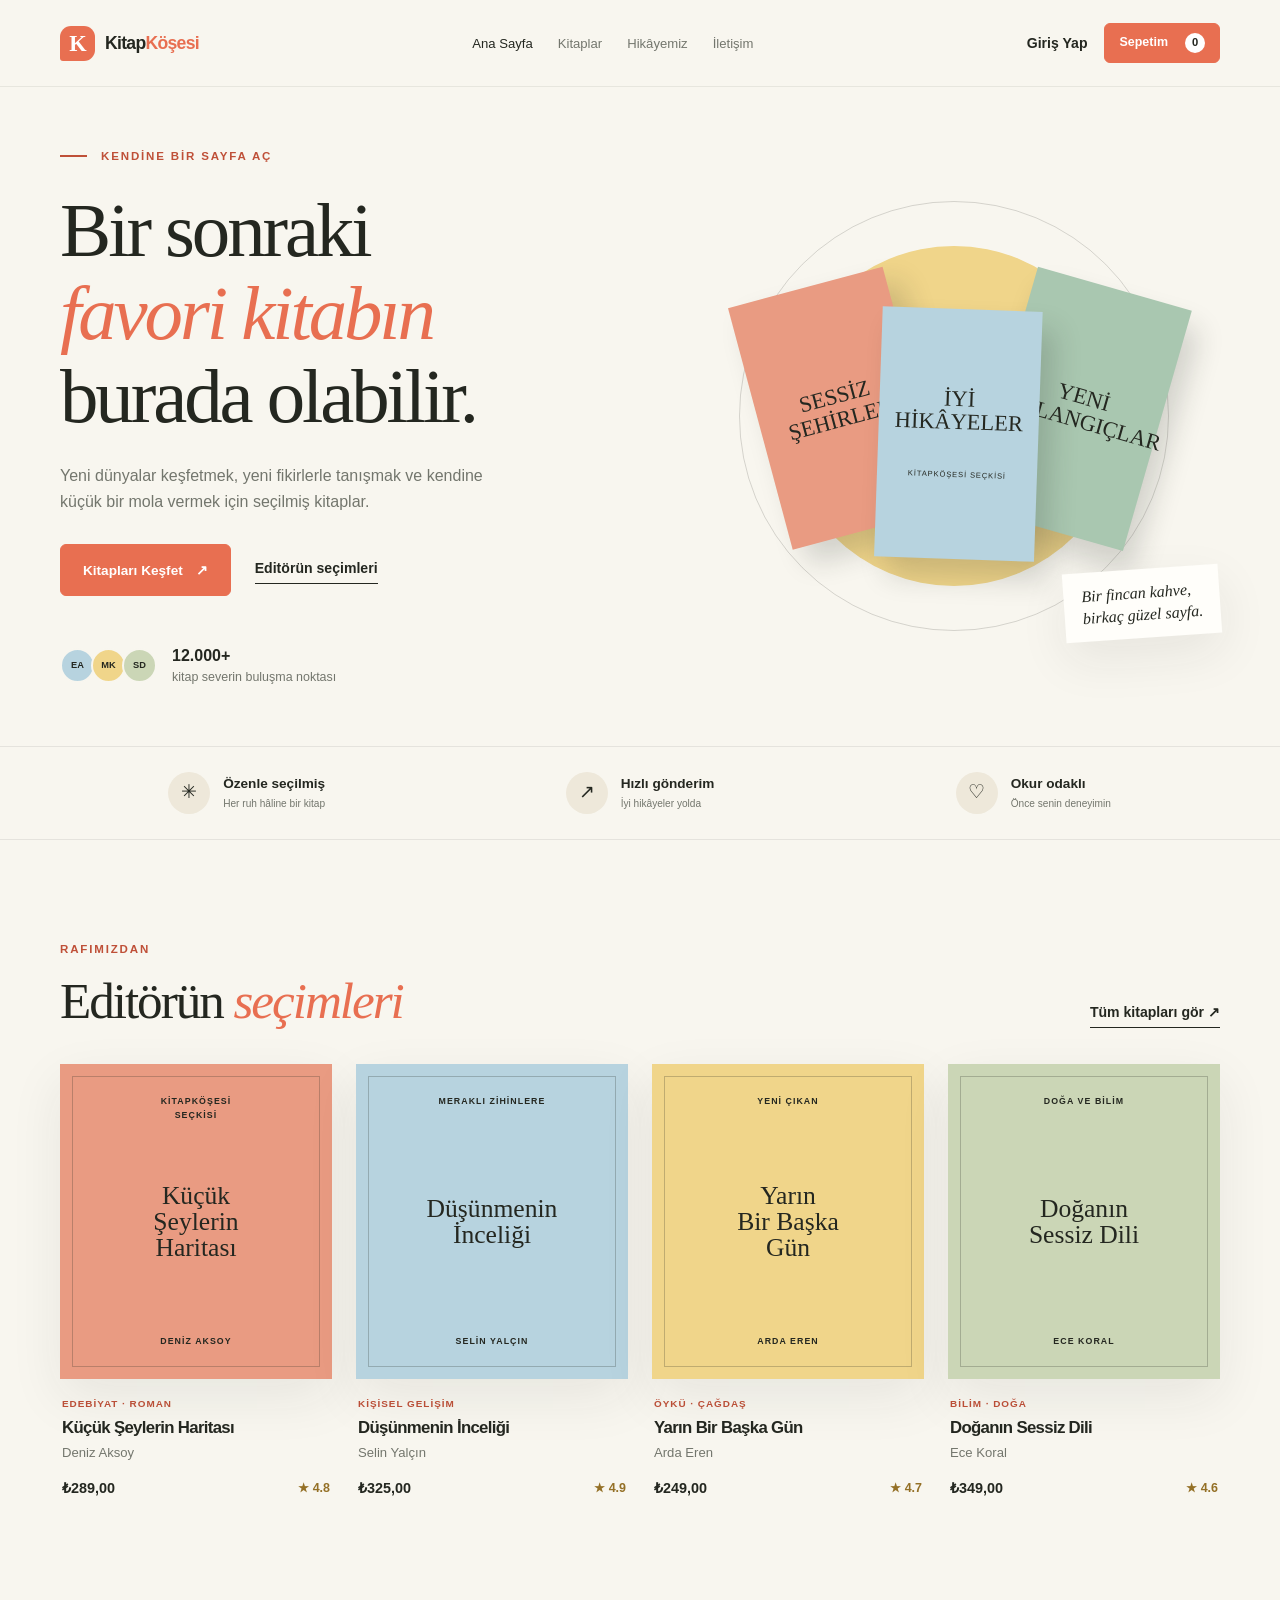
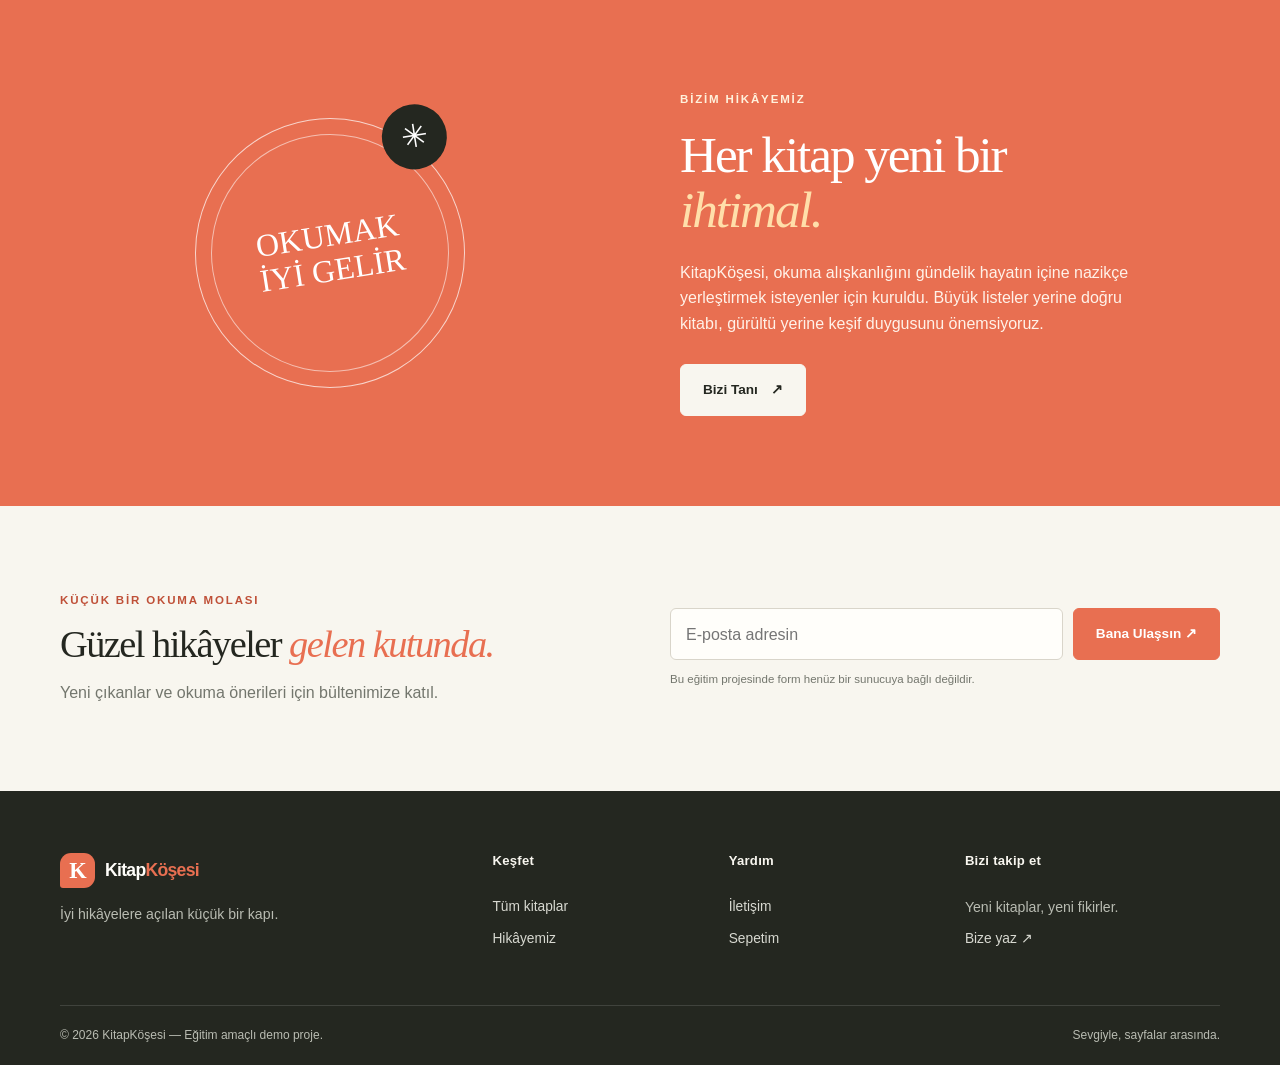
<file: index.html>
<!doctype html>
<html lang="tr">
<head>
  <meta charset="utf-8">
  <meta name="viewport" content="width=device-width, initial-scale=1">
  <meta name="description" content="KitapKöşesi'nde yeni çıkanları, editör seçimlerini ve okuma önerilerini keşfet.">
  <title>KitapKöşesi | Okumaya iyi bir yerden başla</title>
  <link rel="stylesheet" href="css/main.css">
</head>
<body>
  <a class="skip-link" href="#main-content">İçeriğe geç</a>
  <header class="site-header">
    <div class="container header-inner">
      <a class="brand" href="index.html" aria-label="KitapKöşesi ana sayfa">
        <span class="brand-mark" aria-hidden="true">K</span>
        <span>Kitap<span class="brand-accent">Köşesi</span></span>
      </a>
      <nav class="main-nav" aria-label="Ana navigasyon">
        <a class="is-current" href="index.html">Ana Sayfa</a>
        <a href="pages/catalog.html">Kitaplar</a>
        <a href="pages/about.html">Hikâyemiz</a>
        <a href="pages/contact.html">İletişim</a>
      </nav>
      <div class="header-actions">
        <a class="text-link" href="pages/login.html">Giriş Yap</a>
        <a class="button button-small" href="pages/cart.html">Sepetim <span class="cart-count">0</span></a>
      </div>
    </div>
  </header>

  <main id="main-content">
    <section class="hero">
      <div class="container hero-grid">
        <div class="hero-copy">
          <p class="eyebrow"><span class="eyebrow-line"></span> KENDİNE BİR SAYFA AÇ</p>
          <h1>Bir sonraki<br><em>favori kitabın</em><br>burada olabilir.</h1>
          <p class="hero-description">Yeni dünyalar keşfetmek, yeni fikirlerle tanışmak ve kendine küçük bir mola vermek için seçilmiş kitaplar.</p>
          <div class="hero-actions">
            <a class="button" href="pages/catalog.html">Kitapları Keşfet <span aria-hidden="true">↗</span></a>
            <a class="underlined-link" href="#editors-picks">Editörün seçimleri</a>
          </div>
          <div class="hero-proof">
            <div class="avatar-stack" aria-hidden="true"><span>EA</span><span>MK</span><span>SD</span></div>
            <p><strong>12.000+</strong><br><span>kitap severin buluşma noktası</span></p>
          </div>
        </div>
        <div class="hero-art" aria-label="Kitapları temsil eden dekoratif illüstrasyon">
          <div class="art-sun"></div><div class="art-orbit"></div>
          <div class="book book-back"><span>YENİ<br>BAŞLANGIÇLAR</span></div>
          <div class="book book-middle"><span>SESSİZ<br>ŞEHİRLER</span></div>
          <div class="book book-front"><span>İYİ<br>HİKÂYELER</span><small>KİTAPKÖŞESİ SEÇKİSİ</small></div>
          <div class="art-note">Bir fincan kahve,<br>birkaç güzel sayfa.</div>
        </div>
      </div>
    </section>

    <section class="benefit-strip" aria-label="Alışveriş avantajları">
      <div class="container benefit-grid">
        <div><span class="benefit-icon">✳</span><p><strong>Özenle seçilmiş</strong><small>Her ruh hâline bir kitap</small></p></div>
        <div><span class="benefit-icon">↗</span><p><strong>Hızlı gönderim</strong><small>İyi hikâyeler yolda</small></p></div>
        <div><span class="benefit-icon">♡</span><p><strong>Okur odaklı</strong><small>Önce senin deneyimin</small></p></div>
      </div>
    </section>

    <section class="section container" id="editors-picks">
      <div class="section-heading">
        <div><p class="eyebrow">RAFIMIZDAN</p><h2>Editörün <em>seçimleri</em></h2></div>
        <a class="underlined-link" href="pages/catalog.html">Tüm kitapları gör ↗</a>
      </div>
      <div class="book-grid">
        <article class="product-card">
          <a class="cover cover-coral" href="pages/book-detail.html" aria-label="Küçük Şeylerin Haritası kitabının detayları"><span class="cover-label">KİTAPKÖŞESİ<br>SEÇKİSİ</span><strong>Küçük<br>Şeylerin<br>Haritası</strong><small>DENİZ AKSOY</small></a>
          <div class="product-info"><p class="product-category">EDEBİYAT · ROMAN</p><h3><a href="pages/book-detail.html">Küçük Şeylerin Haritası</a></h3><p class="author">Deniz Aksoy</p><div class="product-bottom"><strong>₺289,00</strong><span class="rating">★ 4.8</span></div></div>
        </article>
        <article class="product-card">
          <a class="cover cover-blue" href="pages/book-detail.html" aria-label="Düşünmenin İnceliği kitabının detayları"><span class="cover-label">MERAKLI ZİHİNLERE</span><strong>Düşünmenin<br>İnceliği</strong><small>SELİN YALÇIN</small></a>
          <div class="product-info"><p class="product-category">KİŞİSEL GELİŞİM</p><h3><a href="pages/book-detail.html">Düşünmenin İnceliği</a></h3><p class="author">Selin Yalçın</p><div class="product-bottom"><strong>₺325,00</strong><span class="rating">★ 4.9</span></div></div>
        </article>
        <article class="product-card">
          <a class="cover cover-yellow" href="pages/book-detail.html" aria-label="Yarın Bir Başka Gün kitabının detayları"><span class="cover-label">YENİ ÇIKAN</span><strong>Yarın<br>Bir Başka<br>Gün</strong><small>ARDA EREN</small></a>
          <div class="product-info"><p class="product-category">ÖYKÜ · ÇAĞDAŞ</p><h3><a href="pages/book-detail.html">Yarın Bir Başka Gün</a></h3><p class="author">Arda Eren</p><div class="product-bottom"><strong>₺249,00</strong><span class="rating">★ 4.7</span></div></div>
        </article>
        <article class="product-card">
          <a class="cover cover-green" href="pages/book-detail.html" aria-label="Doğanın Sessiz Dili kitabının detayları"><span class="cover-label">DOĞA VE BİLİM</span><strong>Doğanın<br>Sessiz Dili</strong><small>ECE KORAL</small></a>
          <div class="product-info"><p class="product-category">BİLİM · DOĞA</p><h3><a href="pages/book-detail.html">Doğanın Sessiz Dili</a></h3><p class="author">Ece Koral</p><div class="product-bottom"><strong>₺349,00</strong><span class="rating">★ 4.6</span></div></div>
        </article>
      </div>
    </section>

    <section class="feature-band">
      <div class="container feature-grid">
        <div class="feature-visual"><div class="feature-circle"><span>OKUMAK<br>İYİ GELİR</span><i>✳</i></div></div>
        <div class="feature-copy"><p class="eyebrow">BİZİM HİKÂYEMİZ</p><h2>Her kitap yeni bir<br><em>ihtimal.</em></h2><p>KitapKöşesi, okuma alışkanlığını gündelik hayatın içine nazikçe yerleştirmek isteyenler için kuruldu. Büyük listeler yerine doğru kitabı, gürültü yerine keşif duygusunu önemsiyoruz.</p><a class="button button-light" href="pages/about.html">Bizi Tanı <span aria-hidden="true">↗</span></a></div>
      </div>
    </section>

    <section class="newsletter-section container">
      <div><p class="eyebrow">KÜÇÜK BİR OKUMA MOLASI</p><h2>Güzel hikâyeler <em>gelen kutunda.</em></h2><p>Yeni çıkanlar ve okuma önerileri için bültenimize katıl.</p></div>
      <form class="newsletter-form" action="#" method="get">
        <label class="visually-hidden" for="newsletter-email">E-posta adresin</label>
        <input id="newsletter-email" name="email" type="email" placeholder="E-posta adresin" required>
        <button class="button" type="submit">Bana Ulaşsın ↗</button>
        <small>Bu eğitim projesinde form henüz bir sunucuya bağlı değildir.</small>
      </form>
    </section>
  </main>

  <footer class="site-footer">
    <div class="container footer-main"><div><a class="brand brand-footer" href="index.html"><span class="brand-mark">K</span><span>Kitap<span class="brand-accent">Köşesi</span></span></a><p>İyi hikâyelere açılan küçük bir kapı.</p></div><div><h2>Keşfet</h2><a href="pages/catalog.html">Tüm kitaplar</a><a href="pages/about.html">Hikâyemiz</a></div><div><h2>Yardım</h2><a href="pages/contact.html">İletişim</a><a href="pages/cart.html">Sepetim</a></div><div><h2>Bizi takip et</h2><p>Yeni kitaplar, yeni fikirler.</p><a href="pages/contact.html">Bize yaz ↗</a></div></div>
    <div class="container footer-bottom"><span>© 2026 KitapKöşesi — Eğitim amaçlı demo proje.</span><span>Sevgiyle, sayfalar arasında.</span></div>
  </footer>
</body>
</html>
</file>
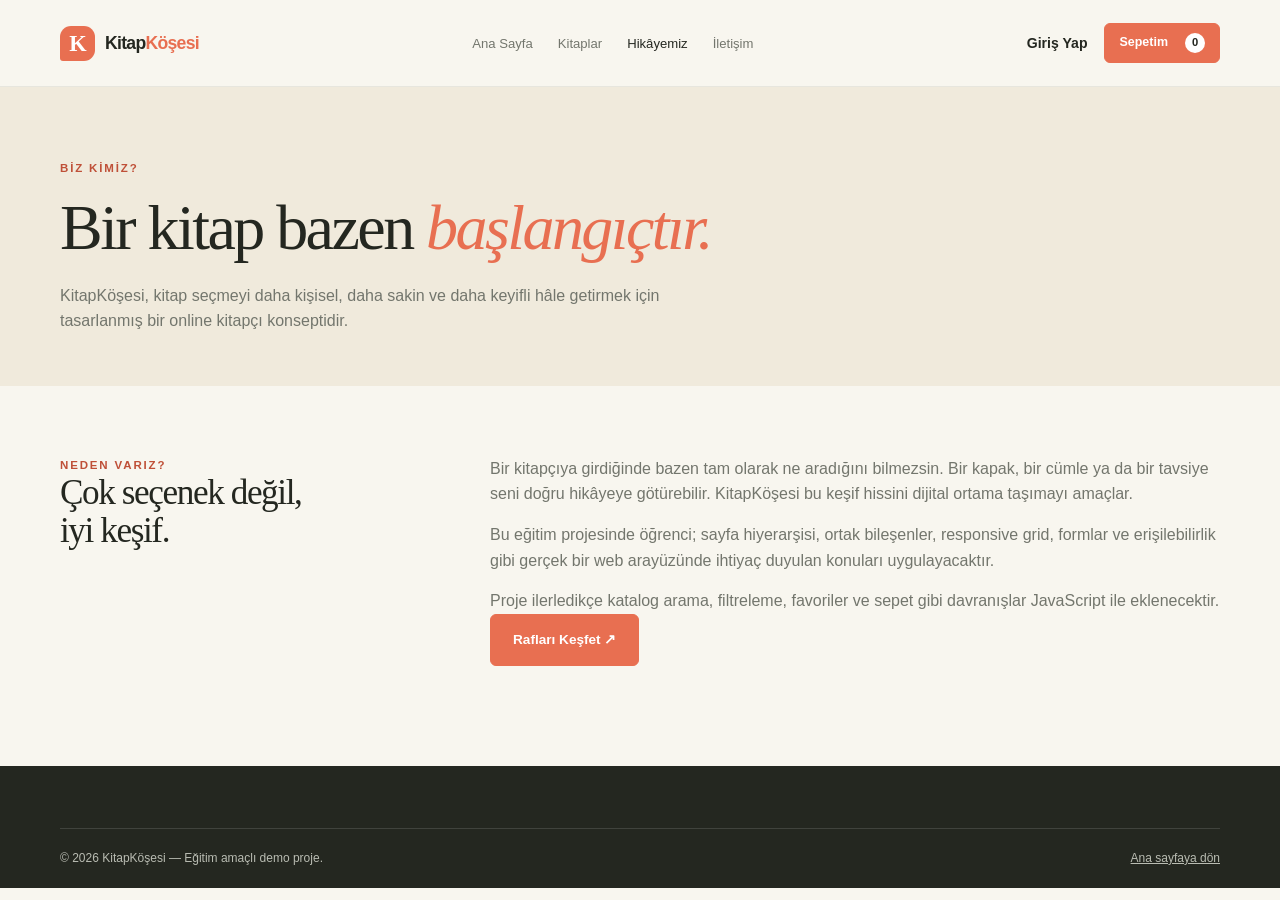
<file: pages/about.html>
<!doctype html>
<html lang="tr"><head><meta charset="utf-8"><meta name="viewport" content="width=device-width, initial-scale=1"><meta name="description" content="KitapKöşesi'nin hikâyesi"><title>Hikâyemiz | KitapKöşesi</title><link rel="stylesheet" href="../css/main.css"></head>
<body><a class="skip-link" href="#main-content">İçeriğe geç</a><header class="site-header"><div class="container header-inner"><a class="brand" href="../index.html"><span class="brand-mark">K</span><span>Kitap<span class="brand-accent">Köşesi</span></span></a><nav class="main-nav" aria-label="Ana navigasyon"><a href="../index.html">Ana Sayfa</a><a href="catalog.html">Kitaplar</a><a class="is-current" href="about.html">Hikâyemiz</a><a href="contact.html">İletişim</a></nav><div class="header-actions"><a class="text-link" href="login.html">Giriş Yap</a><a class="button button-small" href="cart.html">Sepetim <span class="cart-count">0</span></a></div></div></header>
<main id="main-content"><section class="page-hero"><div class="container"><p class="eyebrow">BİZ KİMİZ?</p><h1>Bir kitap bazen <em>başlangıçtır.</em></h1><p>KitapKöşesi, kitap seçmeyi daha kişisel, daha sakin ve daha keyifli hâle getirmek için tasarlanmış bir online kitapçı konseptidir.</p></div></section><section class="container content-layout"><div><p class="eyebrow">NEDEN VARIZ?</p><h2>Çok seçenek değil,<br>iyi keşif.</h2></div><div><p>Bir kitapçıya girdiğinde bazen tam olarak ne aradığını bilmezsin. Bir kapak, bir cümle ya da bir tavsiye seni doğru hikâyeye götürebilir. KitapKöşesi bu keşif hissini dijital ortama taşımayı amaçlar.</p><p>Bu eğitim projesinde öğrenci; sayfa hiyerarşisi, ortak bileşenler, responsive grid, formlar ve erişilebilirlik gibi gerçek bir web arayüzünde ihtiyaç duyulan konuları uygulayacaktır.</p><p>Proje ilerledikçe katalog arama, filtreleme, favoriler ve sepet gibi davranışlar JavaScript ile eklenecektir.</p><a class="button" href="catalog.html">Rafları Keşfet ↗</a></div></section></main><footer class="site-footer"><div class="container footer-bottom"><span>© 2026 KitapKöşesi — Eğitim amaçlı demo proje.</span><a href="../index.html">Ana sayfaya dön</a></div></footer></body></html>
</file>
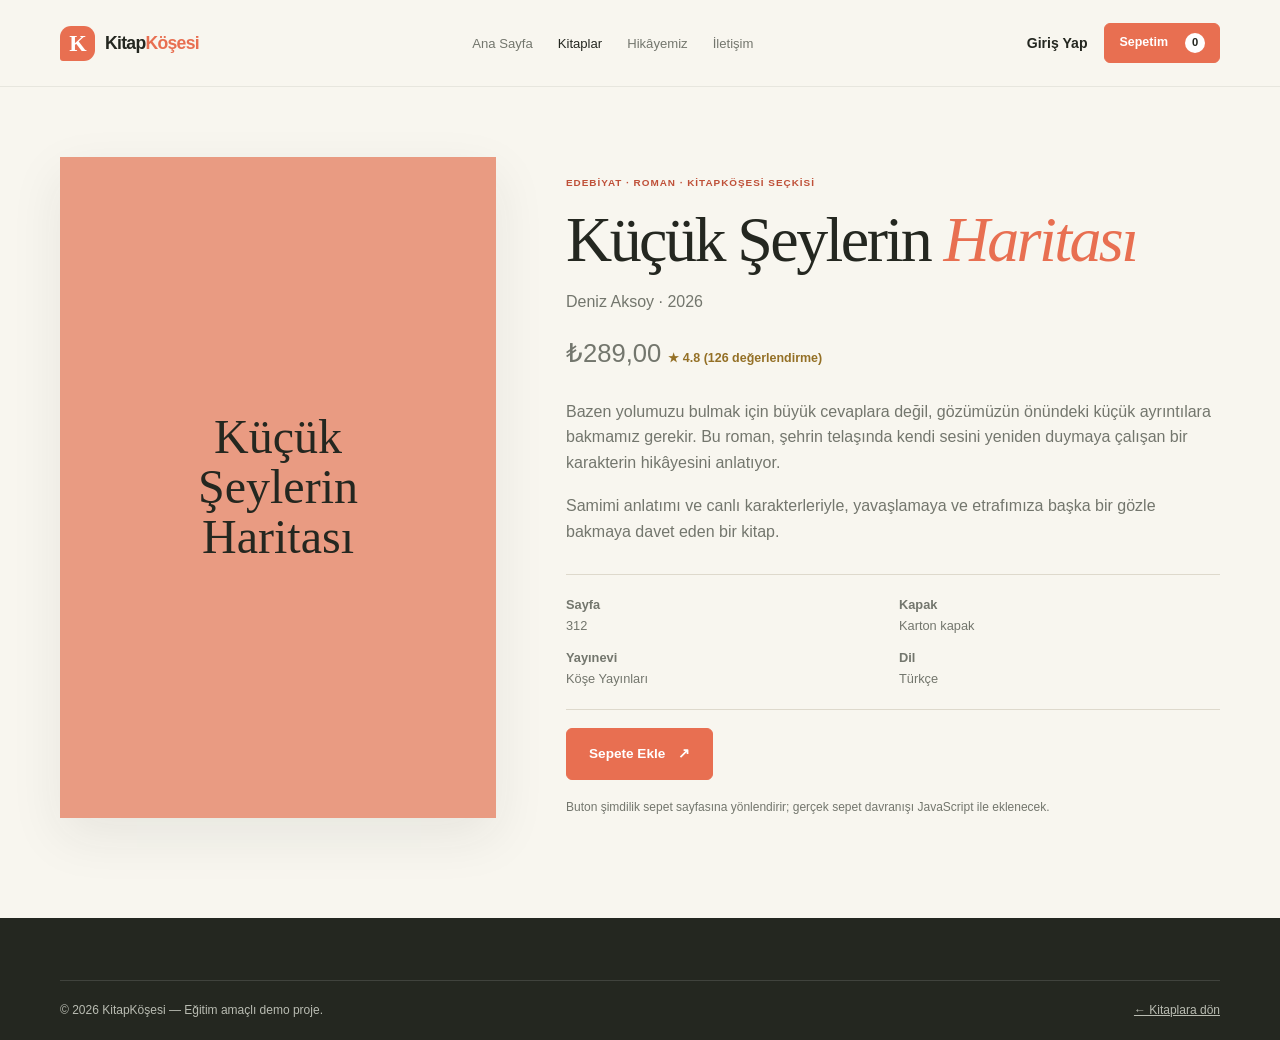
<file: pages/book-detail.html>
<!doctype html>
<html lang="tr"><head><meta charset="utf-8"><meta name="viewport" content="width=device-width, initial-scale=1"><meta name="description" content="Küçük Şeylerin Haritası kitap detayı"><title>Küçük Şeylerin Haritası | KitapKöşesi</title><link rel="stylesheet" href="../css/main.css"></head>
<body><a class="skip-link" href="#main-content">İçeriğe geç</a><header class="site-header"><div class="container header-inner"><a class="brand" href="../index.html"><span class="brand-mark">K</span><span>Kitap<span class="brand-accent">Köşesi</span></span></a><nav class="main-nav" aria-label="Ana navigasyon"><a href="../index.html">Ana Sayfa</a><a class="is-current" href="catalog.html">Kitaplar</a><a href="about.html">Hikâyemiz</a><a href="contact.html">İletişim</a></nav><div class="header-actions"><a class="text-link" href="login.html">Giriş Yap</a><a class="button button-small" href="cart.html">Sepetim <span class="cart-count">0</span></a></div></div></header>
<main id="main-content"><div class="container detail-grid"><div class="detail-cover"><strong>Küçük<br>Şeylerin<br>Haritası</strong></div><div class="detail-copy"><p class="product-category">EDEBİYAT · ROMAN · KİTAPKÖŞESİ SEÇKİSİ</p><h1>Küçük Şeylerin <em>Haritası</em></h1><p class="author">Deniz Aksoy · 2026</p><p class="detail-price">₺289,00 <span class="rating">★ 4.8 (126 değerlendirme)</span></p><p>Bazen yolumuzu bulmak için büyük cevaplara değil, gözümüzün önündeki küçük ayrıntılara bakmamız gerekir. Bu roman, şehrin telaşında kendi sesini yeniden duymaya çalışan bir karakterin hikâyesini anlatıyor.</p><p>Samimi anlatımı ve canlı karakterleriyle, yavaşlamaya ve etrafımıza başka bir gözle bakmaya davet eden bir kitap.</p><div class="detail-meta"><span><strong>Sayfa</strong><br>312</span><span><strong>Kapak</strong><br>Karton kapak</span><span><strong>Yayınevi</strong><br>Köşe Yayınları</span><span><strong>Dil</strong><br>Türkçe</span></div><p><a class="button" href="cart.html">Sepete Ekle <span aria-hidden="true">↗</span></a></p><p class="form-hint">Buton şimdilik sepet sayfasına yönlendirir; gerçek sepet davranışı JavaScript ile eklenecek.</p></div></div></main>
<footer class="site-footer"><div class="container footer-bottom"><span>© 2026 KitapKöşesi — Eğitim amaçlı demo proje.</span><a href="catalog.html">← Kitaplara dön</a></div></footer></body></html>
</file>
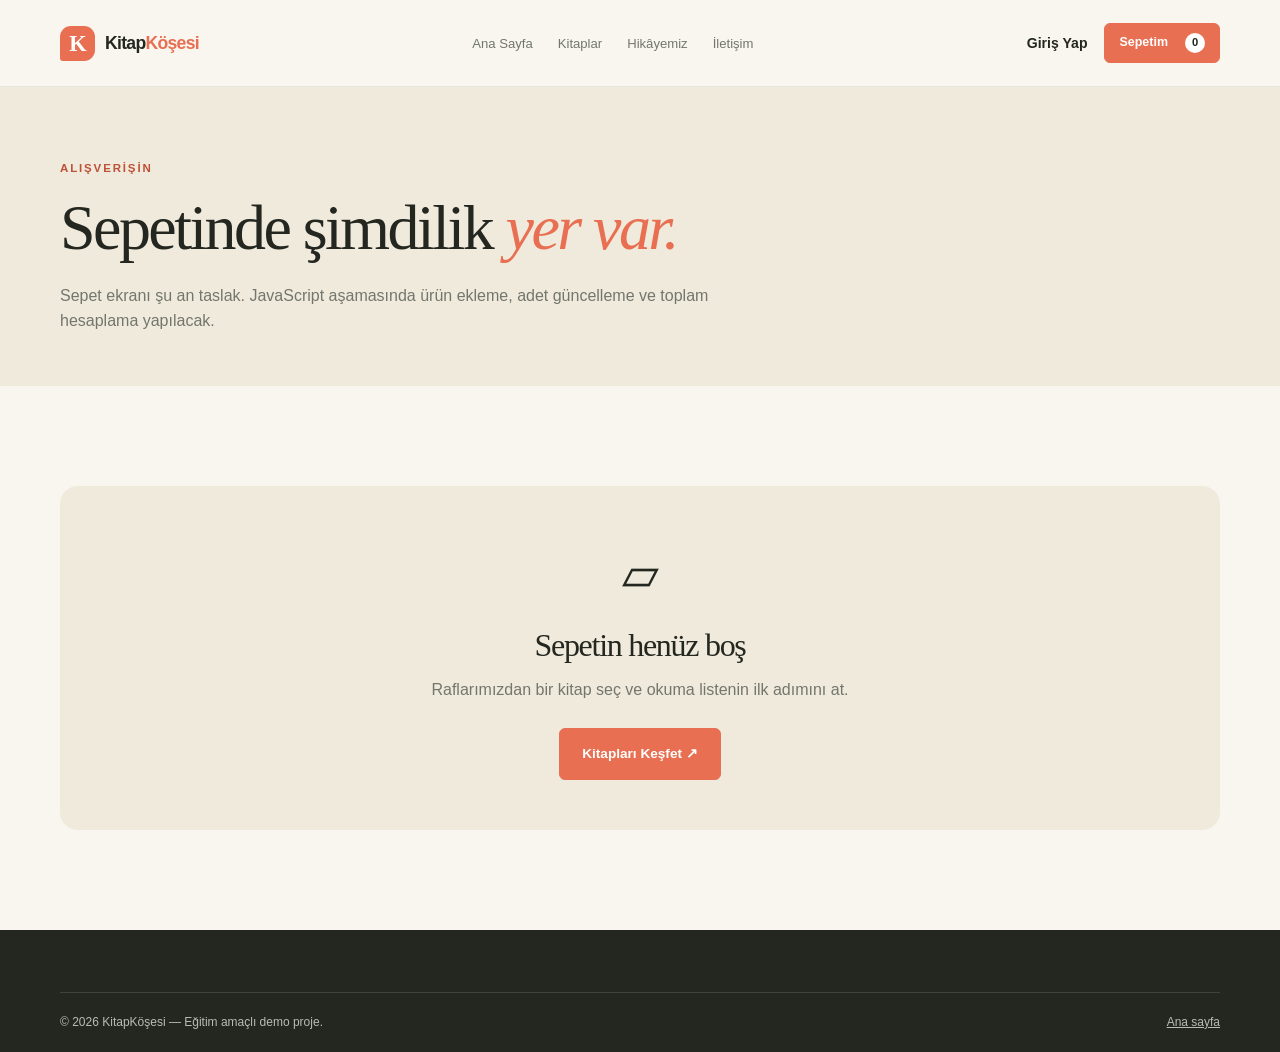
<file: pages/cart.html>
<!doctype html>
<html lang="tr"><head><meta charset="utf-8"><meta name="viewport" content="width=device-width, initial-scale=1"><meta name="description" content="KitapKöşesi alışveriş sepeti taslağı"><title>Sepetim | KitapKöşesi</title><link rel="stylesheet" href="../css/main.css"></head>
<body><a class="skip-link" href="#main-content">İçeriğe geç</a><header class="site-header"><div class="container header-inner"><a class="brand" href="../index.html"><span class="brand-mark">K</span><span>Kitap<span class="brand-accent">Köşesi</span></span></a><nav class="main-nav" aria-label="Ana navigasyon"><a href="../index.html">Ana Sayfa</a><a href="catalog.html">Kitaplar</a><a href="about.html">Hikâyemiz</a><a href="contact.html">İletişim</a></nav><div class="header-actions"><a class="text-link" href="login.html">Giriş Yap</a><a class="button button-small" href="cart.html">Sepetim <span class="cart-count">0</span></a></div></div></header>
<main id="main-content"><section class="page-hero"><div class="container"><p class="eyebrow">ALIŞVERİŞİN</p><h1>Sepetinde şimdilik <em>yer var.</em></h1><p>Sepet ekranı şu an taslak. JavaScript aşamasında ürün ekleme, adet güncelleme ve toplam hesaplama yapılacak.</p></div></section><section class="section container"><div class="cart-empty"><div class="empty-icon" aria-hidden="true">▱</div><h2>Sepetin henüz boş</h2><p>Raflarımızdan bir kitap seç ve okuma listenin ilk adımını at.</p><a class="button" href="catalog.html">Kitapları Keşfet ↗</a></div></section></main><footer class="site-footer"><div class="container footer-bottom"><span>© 2026 KitapKöşesi — Eğitim amaçlı demo proje.</span><a href="../index.html">Ana sayfa</a></div></footer></body></html>
</file>
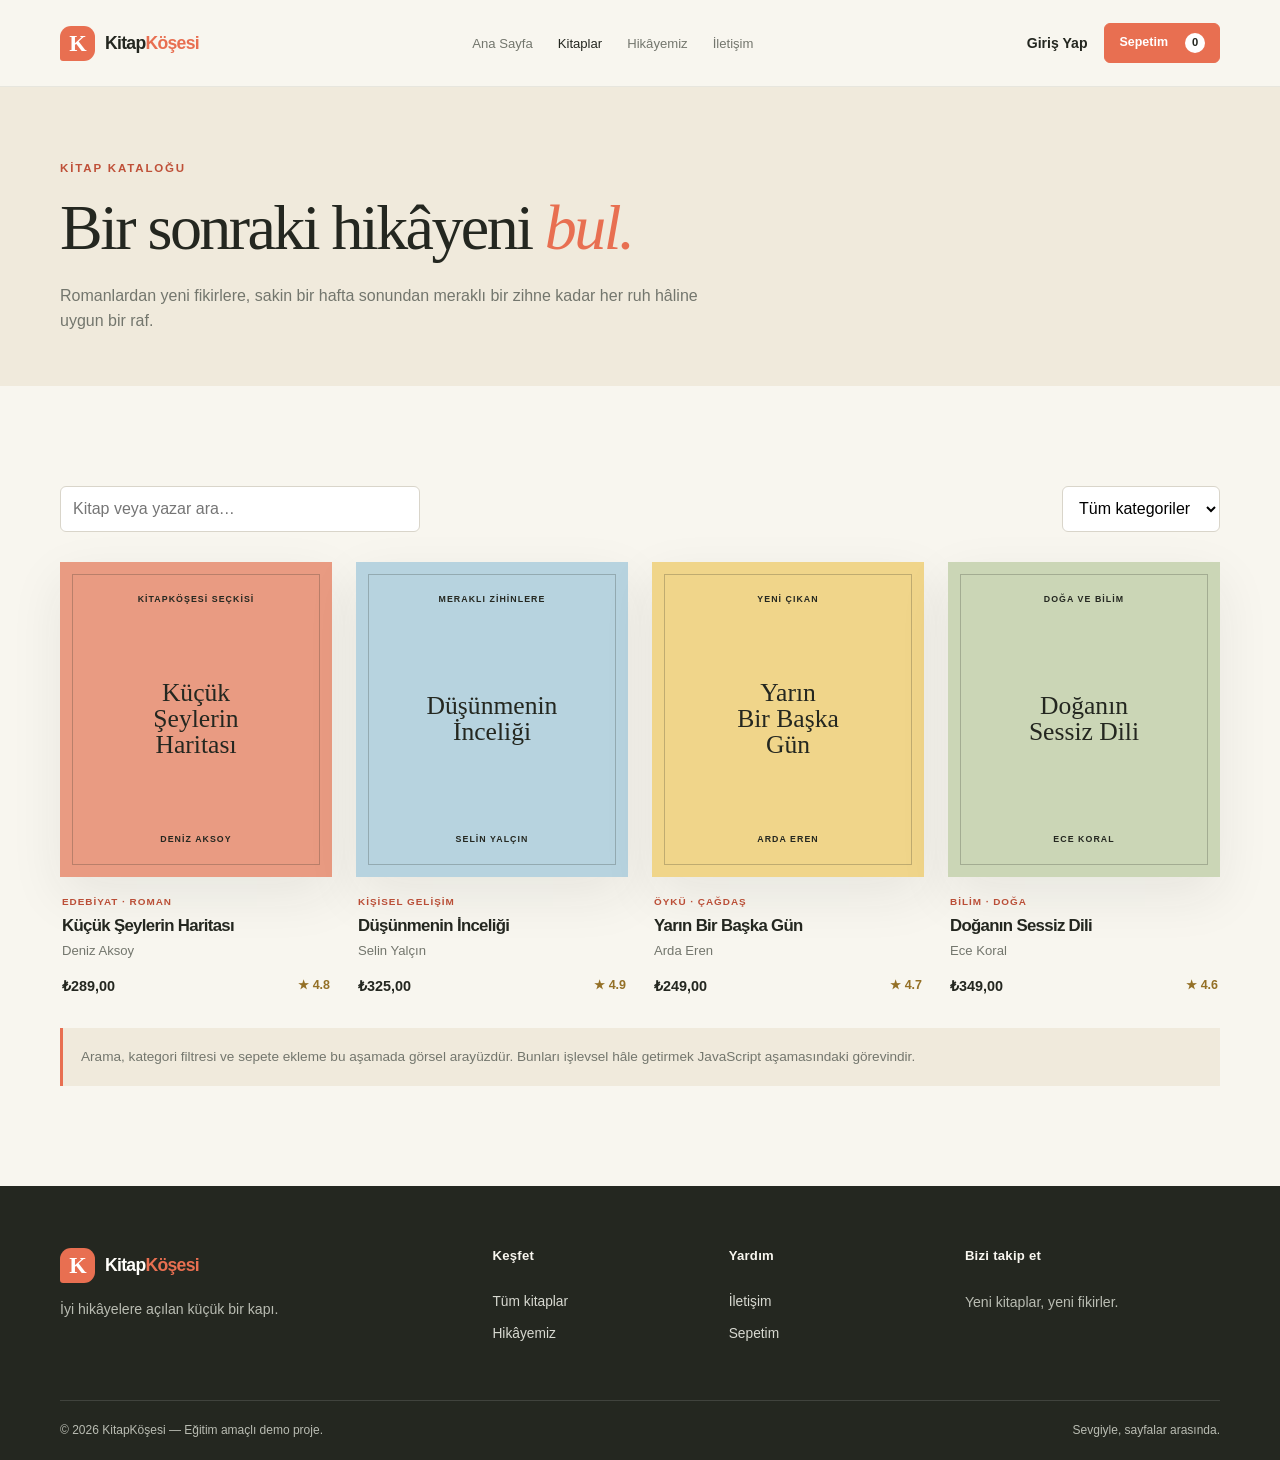
<file: pages/catalog.html>
<!doctype html>
<html lang="tr"><head><meta charset="utf-8"><meta name="viewport" content="width=device-width, initial-scale=1"><meta name="description" content="KitapKöşesi kitap kataloğu"><title>Kitaplar | KitapKöşesi</title><link rel="stylesheet" href="../css/main.css"></head>
<body><a class="skip-link" href="#main-content">İçeriğe geç</a><header class="site-header"><div class="container header-inner"><a class="brand" href="../index.html"><span class="brand-mark">K</span><span>Kitap<span class="brand-accent">Köşesi</span></span></a><nav class="main-nav" aria-label="Ana navigasyon"><a href="../index.html">Ana Sayfa</a><a class="is-current" href="catalog.html">Kitaplar</a><a href="about.html">Hikâyemiz</a><a href="contact.html">İletişim</a></nav><div class="header-actions"><a class="text-link" href="login.html">Giriş Yap</a><a class="button button-small" href="cart.html">Sepetim <span class="cart-count">0</span></a></div></div></header>
<main id="main-content"><section class="page-hero"><div class="container"><p class="eyebrow">KİTAP KATALOĞU</p><h1>Bir sonraki hikâyeni <em>bul.</em></h1><p>Romanlardan yeni fikirlere, sakin bir hafta sonundan meraklı bir zihne kadar her ruh hâline uygun bir raf.</p></div></section>
<section class="section container"><div class="catalog-tools"><label class="visually-hidden" for="catalog-search">Kitap ara</label><input id="catalog-search" type="search" placeholder="Kitap veya yazar ara…"><label class="visually-hidden" for="category-filter">Kategori seç</label><select id="category-filter"><option>Tüm kategoriler</option><option>Edebiyat</option><option>Kişisel gelişim</option><option>Bilim</option></select></div><div class="book-grid">
<article class="product-card"><a class="cover cover-coral" href="book-detail.html"><span class="cover-label">KİTAPKÖŞESİ SEÇKİSİ</span><strong>Küçük<br>Şeylerin<br>Haritası</strong><small>DENİZ AKSOY</small></a><div class="product-info"><p class="product-category">EDEBİYAT · ROMAN</p><h3><a href="book-detail.html">Küçük Şeylerin Haritası</a></h3><p class="author">Deniz Aksoy</p><div class="product-bottom"><strong>₺289,00</strong><span class="rating">★ 4.8</span></div></div></article>
<article class="product-card"><a class="cover cover-blue" href="book-detail.html"><span class="cover-label">MERAKLI ZİHİNLERE</span><strong>Düşünmenin<br>İnceliği</strong><small>SELİN YALÇIN</small></a><div class="product-info"><p class="product-category">KİŞİSEL GELİŞİM</p><h3><a href="book-detail.html">Düşünmenin İnceliği</a></h3><p class="author">Selin Yalçın</p><div class="product-bottom"><strong>₺325,00</strong><span class="rating">★ 4.9</span></div></div></article>
<article class="product-card"><a class="cover cover-yellow" href="book-detail.html"><span class="cover-label">YENİ ÇIKAN</span><strong>Yarın<br>Bir Başka<br>Gün</strong><small>ARDA EREN</small></a><div class="product-info"><p class="product-category">ÖYKÜ · ÇAĞDAŞ</p><h3><a href="book-detail.html">Yarın Bir Başka Gün</a></h3><p class="author">Arda Eren</p><div class="product-bottom"><strong>₺249,00</strong><span class="rating">★ 4.7</span></div></div></article>
<article class="product-card"><a class="cover cover-green" href="book-detail.html"><span class="cover-label">DOĞA VE BİLİM</span><strong>Doğanın<br>Sessiz Dili</strong><small>ECE KORAL</small></a><div class="product-info"><p class="product-category">BİLİM · DOĞA</p><h3><a href="book-detail.html">Doğanın Sessiz Dili</a></h3><p class="author">Ece Koral</p><div class="product-bottom"><strong>₺349,00</strong><span class="rating">★ 4.6</span></div></div></article>
</div><p class="catalog-note">Arama, kategori filtresi ve sepete ekleme bu aşamada görsel arayüzdür. Bunları işlevsel hâle getirmek JavaScript aşamasındaki görevindir.</p></section></main>
<footer class="site-footer"><div class="container footer-main"><div><a class="brand brand-footer" href="../index.html"><span class="brand-mark">K</span><span>Kitap<span class="brand-accent">Köşesi</span></span></a><p>İyi hikâyelere açılan küçük bir kapı.</p></div><div><h2>Keşfet</h2><a href="catalog.html">Tüm kitaplar</a><a href="about.html">Hikâyemiz</a></div><div><h2>Yardım</h2><a href="contact.html">İletişim</a><a href="cart.html">Sepetim</a></div><div><h2>Bizi takip et</h2><p>Yeni kitaplar, yeni fikirler.</p></div></div><div class="container footer-bottom"><span>© 2026 KitapKöşesi — Eğitim amaçlı demo proje.</span><span>Sevgiyle, sayfalar arasında.</span></div></footer></body></html>
</file>
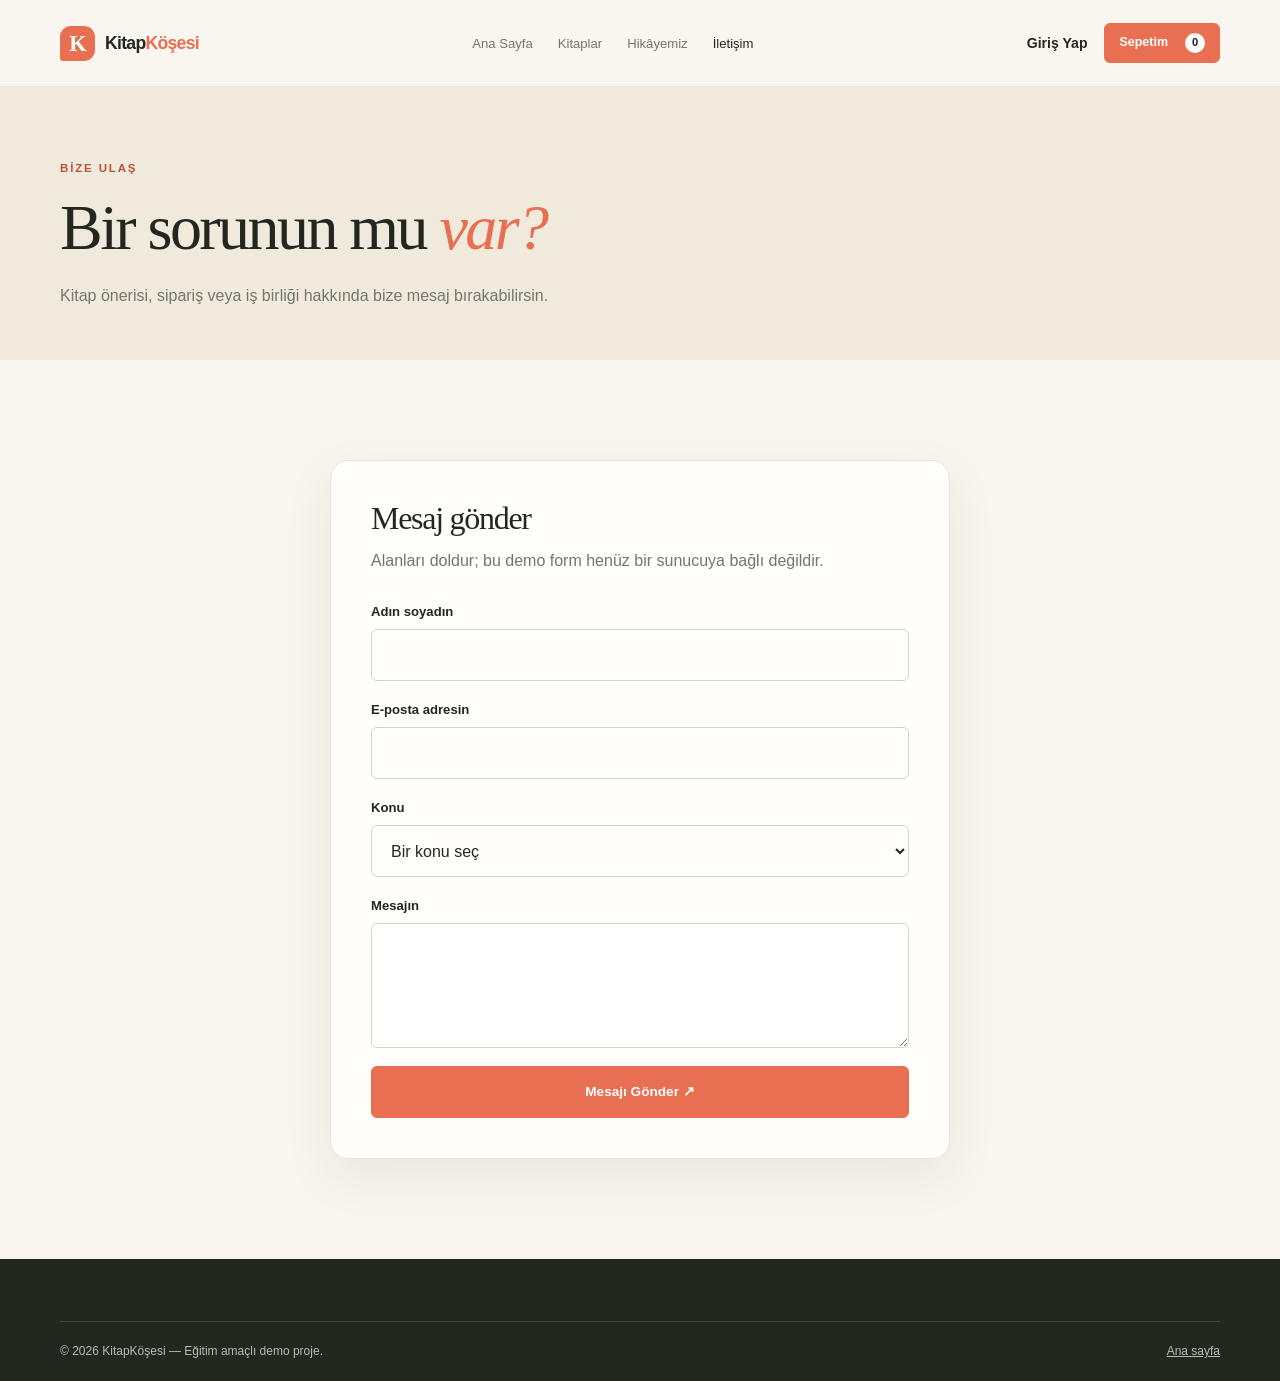
<file: pages/contact.html>
<!doctype html>
<html lang="tr"><head><meta charset="utf-8"><meta name="viewport" content="width=device-width, initial-scale=1"><meta name="description" content="KitapKöşesi iletişim formu"><title>İletişim | KitapKöşesi</title><link rel="stylesheet" href="../css/main.css"></head>
<body><a class="skip-link" href="#main-content">İçeriğe geç</a><header class="site-header"><div class="container header-inner"><a class="brand" href="../index.html"><span class="brand-mark">K</span><span>Kitap<span class="brand-accent">Köşesi</span></span></a><nav class="main-nav" aria-label="Ana navigasyon"><a href="../index.html">Ana Sayfa</a><a href="catalog.html">Kitaplar</a><a href="about.html">Hikâyemiz</a><a class="is-current" href="contact.html">İletişim</a></nav><div class="header-actions"><a class="text-link" href="login.html">Giriş Yap</a><a class="button button-small" href="cart.html">Sepetim <span class="cart-count">0</span></a></div></div></header>
<main id="main-content"><section class="page-hero"><div class="container"><p class="eyebrow">BİZE ULAŞ</p><h1>Bir sorunun mu <em>var?</em></h1><p>Kitap önerisi, sipariş veya iş birliği hakkında bize mesaj bırakabilirsin.</p></div></section><section class="section container"><form class="form-panel" action="#" method="get"><h2>Mesaj gönder</h2><p>Alanları doldur; bu demo form henüz bir sunucuya bağlı değildir.</p><div class="form-stack"><div class="form-field"><label for="contact-name">Adın soyadın</label><input class="form-control" id="contact-name" name="name" type="text" autocomplete="name" required></div><div class="form-field"><label for="contact-email">E-posta adresin</label><input class="form-control" id="contact-email" name="email" type="email" autocomplete="email" required></div><div class="form-field"><label for="contact-topic">Konu</label><select class="form-control" id="contact-topic" name="topic"><option value="">Bir konu seç</option><option value="order">Sipariş</option><option value="book">Kitap önerisi</option><option value="other">Diğer</option></select></div><div class="form-field"><label for="contact-message">Mesajın</label><textarea id="contact-message" name="message" required></textarea></div><button class="button" type="submit">Mesajı Gönder ↗</button></div></form></section></main><footer class="site-footer"><div class="container footer-bottom"><span>© 2026 KitapKöşesi — Eğitim amaçlı demo proje.</span><a href="../index.html">Ana sayfa</a></div></footer></body></html>
</file>
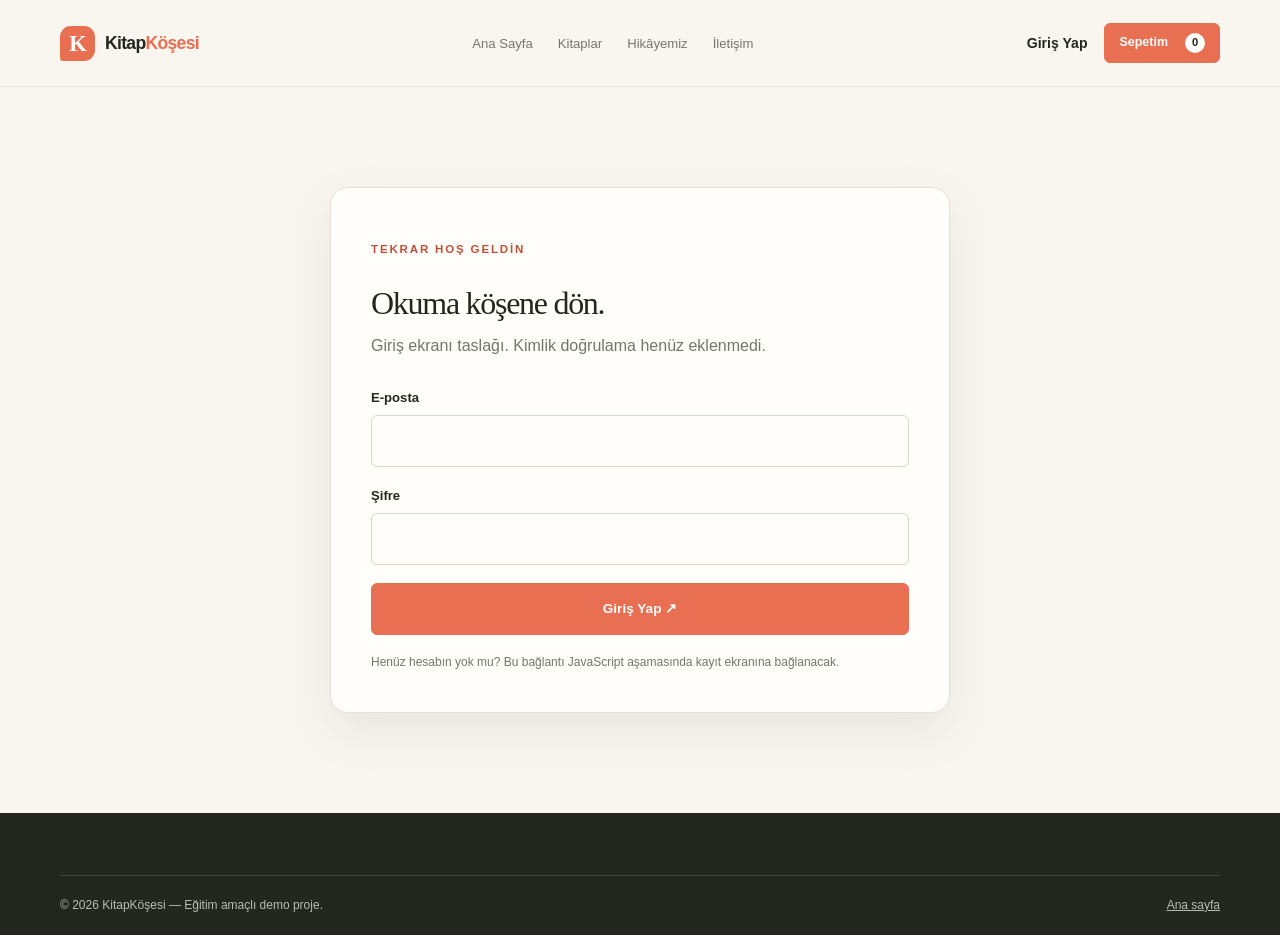
<file: pages/login.html>
<!doctype html>
<html lang="tr"><head><meta charset="utf-8"><meta name="viewport" content="width=device-width, initial-scale=1"><meta name="description" content="KitapKöşesi üyelik ekranı"><title>Giriş Yap | KitapKöşesi</title><link rel="stylesheet" href="../css/main.css"></head>
<body><a class="skip-link" href="#main-content">İçeriğe geç</a><header class="site-header"><div class="container header-inner"><a class="brand" href="../index.html"><span class="brand-mark">K</span><span>Kitap<span class="brand-accent">Köşesi</span></span></a><nav class="main-nav" aria-label="Ana navigasyon"><a href="../index.html">Ana Sayfa</a><a href="catalog.html">Kitaplar</a><a href="about.html">Hikâyemiz</a><a href="contact.html">İletişim</a></nav><div class="header-actions"><a class="text-link" href="login.html">Giriş Yap</a><a class="button button-small" href="cart.html">Sepetim <span class="cart-count">0</span></a></div></div></header>
<main id="main-content"><section class="section container"><form class="form-panel" action="#" method="get"><p class="eyebrow">TEKRAR HOŞ GELDİN</p><h2>Okuma köşene dön.</h2><p>Giriş ekranı taslağı. Kimlik doğrulama henüz eklenmedi.</p><div class="form-stack"><div class="form-field"><label for="login-email">E-posta</label><input class="form-control" id="login-email" name="email" type="email" autocomplete="email" required></div><div class="form-field"><label for="login-password">Şifre</label><input class="form-control" id="login-password" name="password" type="password" autocomplete="current-password" minlength="8" required></div><button class="button" type="submit">Giriş Yap ↗</button><p class="form-hint">Henüz hesabın yok mu? Bu bağlantı JavaScript aşamasında kayıt ekranına bağlanacak.</p></div></form></section></main><footer class="site-footer"><div class="container footer-bottom"><span>© 2026 KitapKöşesi — Eğitim amaçlı demo proje.</span><a href="../index.html">Ana sayfa</a></div></footer></body></html>
</file>
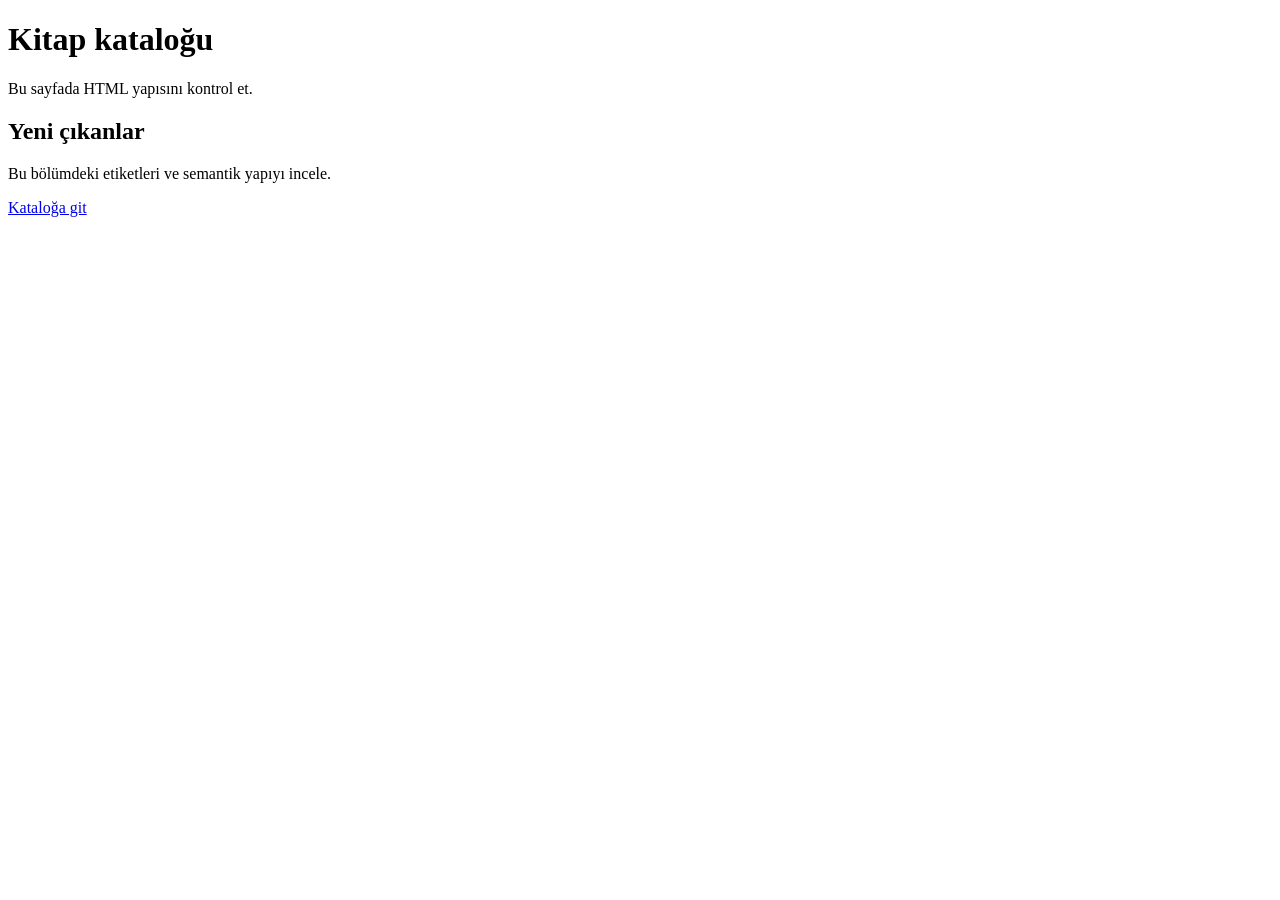
<file: exercises/debugging/bug-01-html-structure.html>
<!doctype html>
<html lang="tr">
<head>
  <meta charset="utf-8">
  <meta name="viewport" content="width=device-width, initial-scale=1">
  <title>Hata 01 — HTML yapısı</title>
</head>
<body>
  <h1>Kitap kataloğu</h1>
  <p>Bu sayfada HTML yapısını kontrol et.
  <section>
    <h2>Yeni çıkanlar</h2>
    <p>Bu bölümdeki etiketleri ve semantik yapıyı incele.
  </section>
  <a href="catalog.html">Kataloğa git</a>
</body>
</html>
</file>
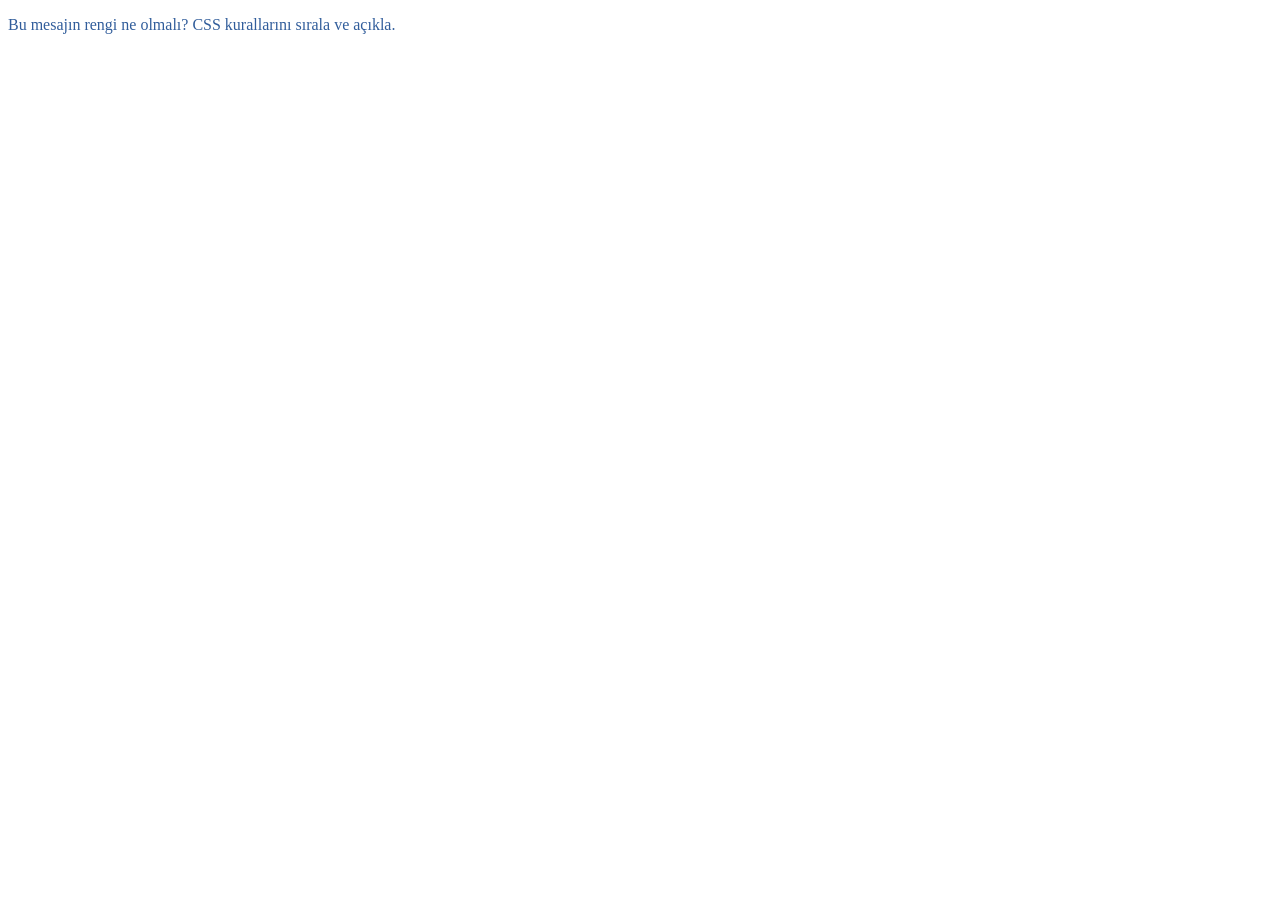
<file: exercises/debugging/bug-02-css-specificity.html>
<!doctype html>
<html lang="tr">
<head>
  <meta charset="utf-8">
  <meta name="viewport" content="width=device-width, initial-scale=1">
  <title>Hata 02 — CSS specificity</title>
  <style>
    p { color: #e86f51; }
    .notice { color: #247a49; }
    #important-notice { color: #315d9b; }
    .notice { color: #242720; }
  </style>
</head>
<body>
  <p id="important-notice" class="notice">Bu mesajın rengi ne olmalı? CSS kurallarını sırala ve açıkla.</p>
</body>
</html>
</file>
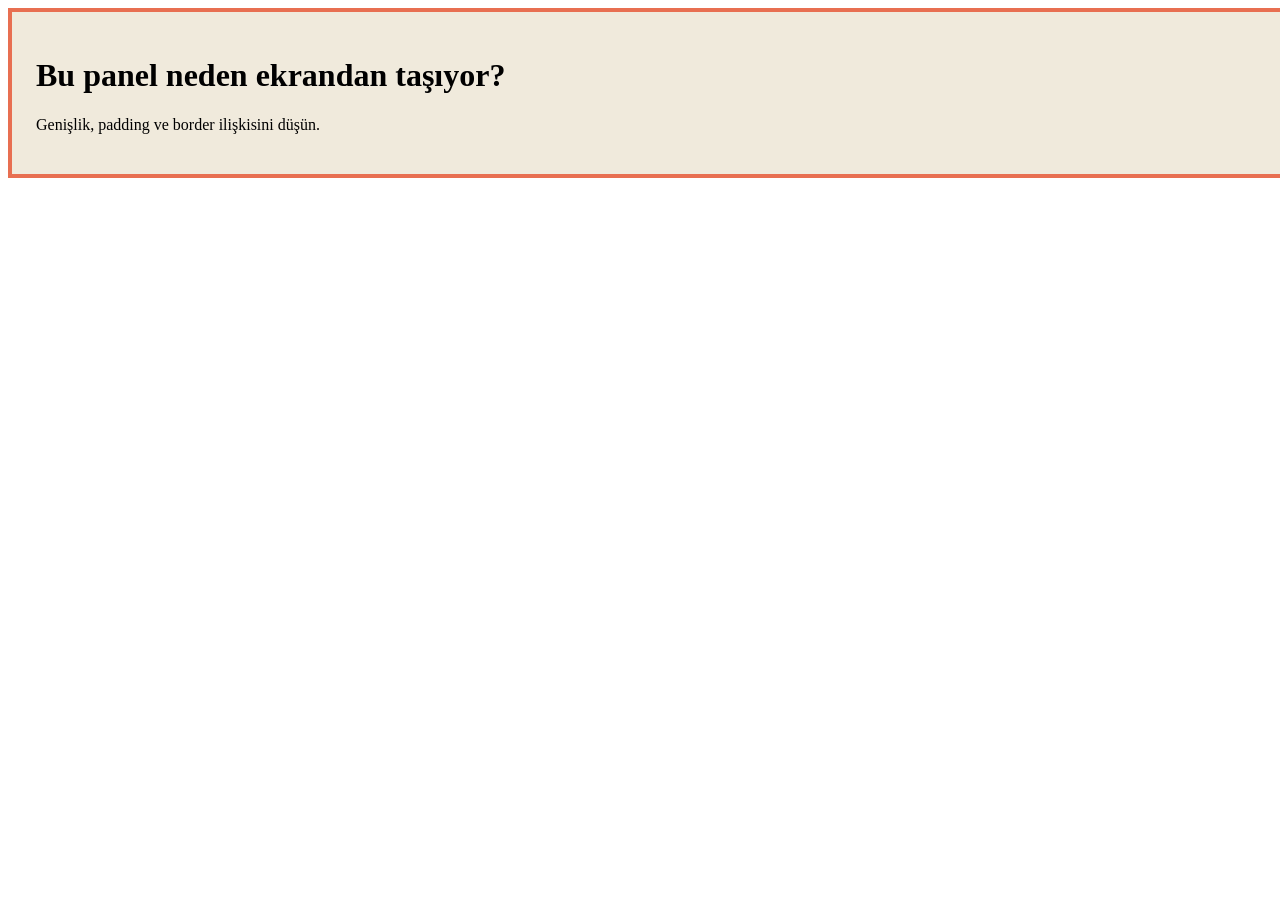
<file: exercises/debugging/bug-03-box-model.html>
<!doctype html>
<html lang="tr">
<head>
  <meta charset="utf-8">
  <meta name="viewport" content="width=device-width, initial-scale=1">
  <title>Hata 03 — Box model</title>
  <style>
    * { box-sizing: content-box; }
    .panel { width: 100%; padding: 24px; border: 4px solid #e86f51; background: #f0eadc; }
  </style>
</head>
<body>
  <main class="panel">
    <h1>Bu panel neden ekrandan taşıyor?</h1>
    <p>Genişlik, padding ve border ilişkisini düşün.</p>
  </main>
</body>
</html>
</file>
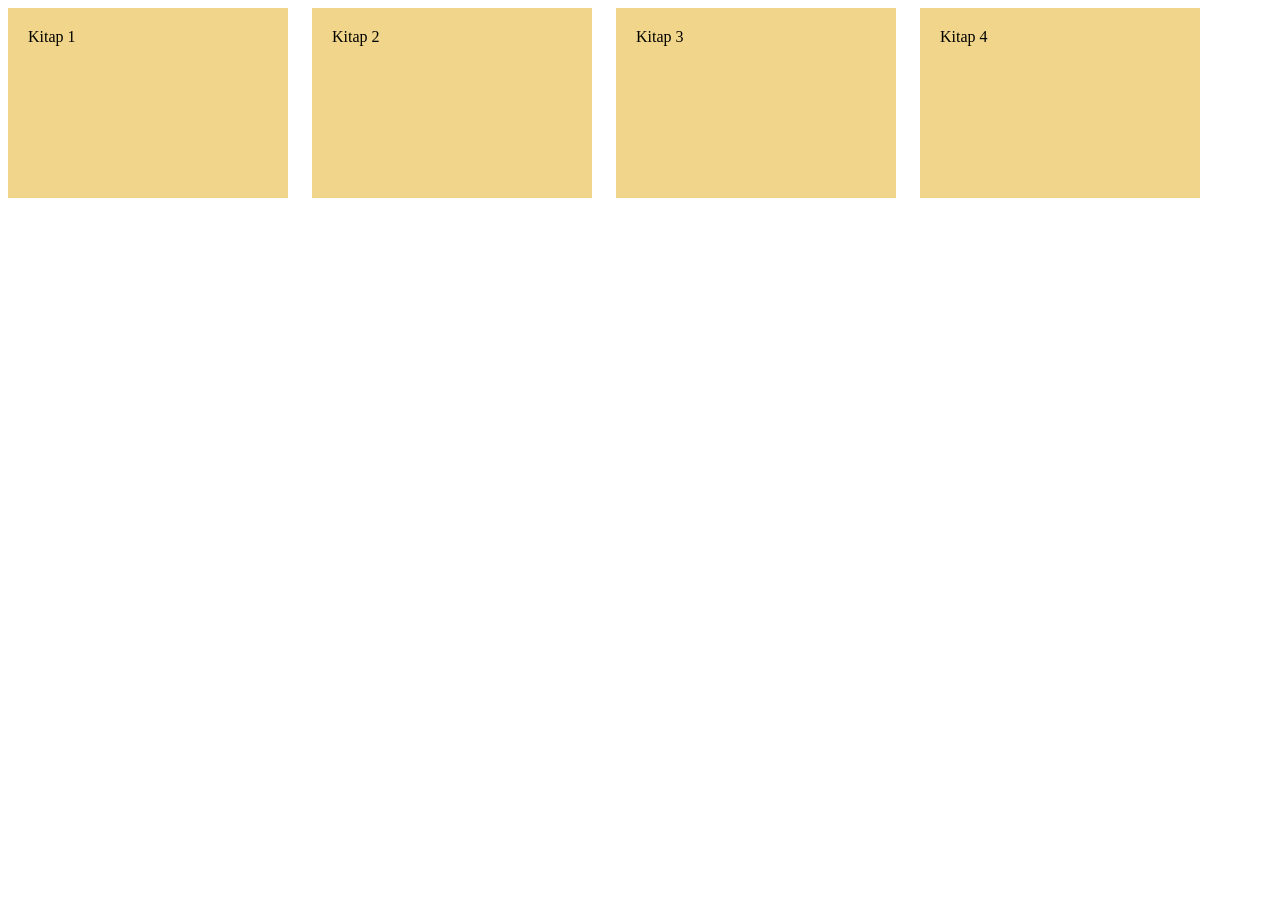
<file: exercises/debugging/bug-04-responsive.html>
<!doctype html>
<html lang="tr">
<head>
  <meta charset="utf-8">
  <meta name="viewport" content="width=device-width, initial-scale=1">
  <title>Hata 04 — Responsive grid</title>
  <style>
    .grid { display: grid; grid-template-columns: repeat(4, 280px); gap: 24px; }
    .card { min-height: 150px; padding: 20px; background: #f0d58a; }
  </style>
</head>
<body>
  <main class="grid">
    <article class="card">Kitap 1</article><article class="card">Kitap 2</article>
    <article class="card">Kitap 3</article><article class="card">Kitap 4</article>
  </main>
</body>
</html>
</file>
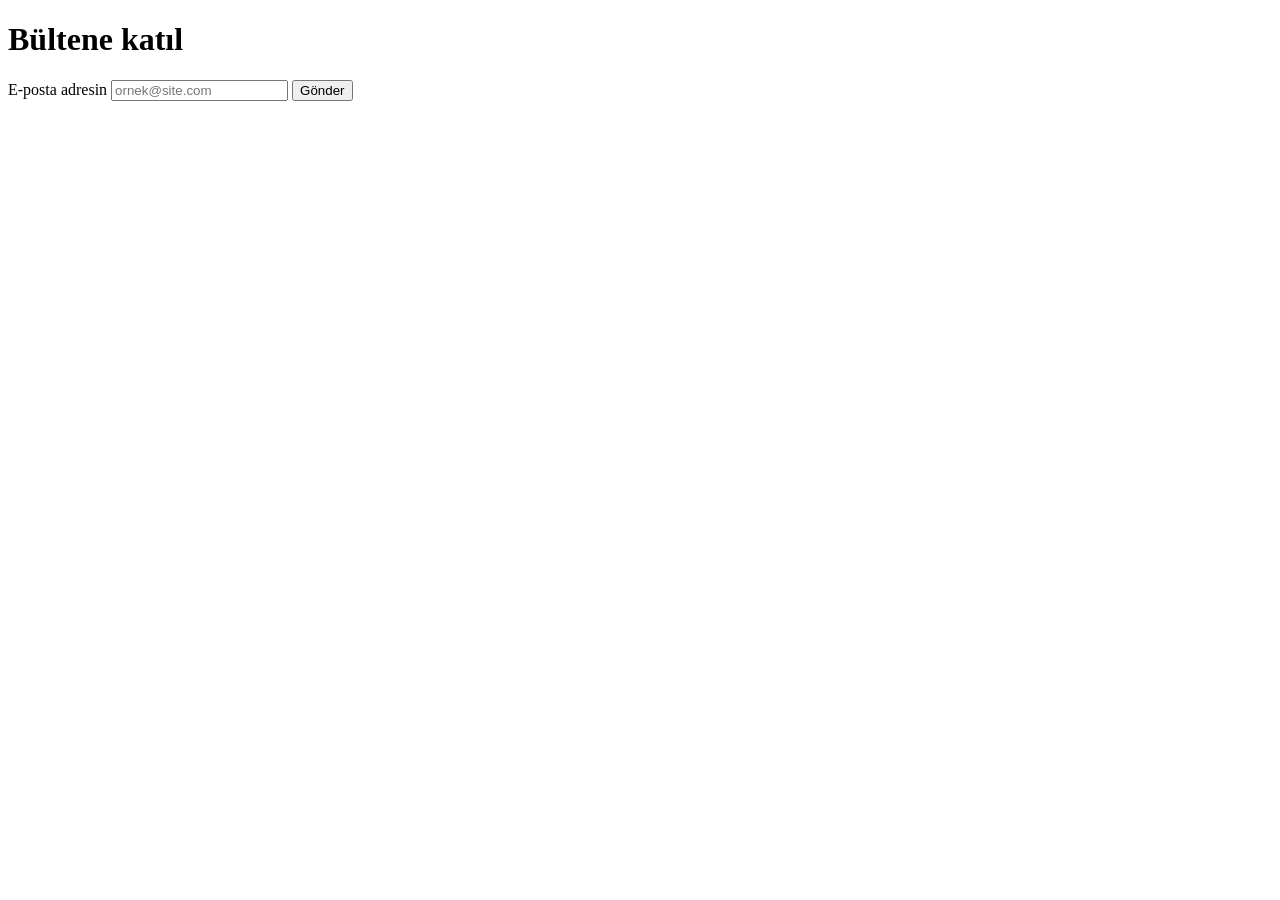
<file: exercises/debugging/bug-05-form.html>
<!doctype html>
<html lang="tr">
<head><meta charset="utf-8"><meta name="viewport" content="width=device-width, initial-scale=1"><title>Hata 05 — Form</title></head>
<body>
  <h1>Bültene katıl</h1>
  <form action="#">
    <label for="email-address">E-posta adresin</label>
    <input id="email" type="text" placeholder="ornek@site.com">
    <button>Gönder</button>
  </form>
</body>
</html>
</file>
<file: css/main.css>
/* Ana CSS giriş dosyası: stiller küçük ve anlaşılır bölümlere ayrıldı. */
@import url('./base/reset.css');
@import url('./base/variables.css');
@import url('./base/typography.css');
@import url('./layout/container.css');
@import url('./layout/header.css');
@import url('./layout/footer.css');
@import url('./components/buttons.css');
@import url('./components/cards.css');
@import url('./pages/home.css');
@import url('./pages/content-pages.css');
</file>
